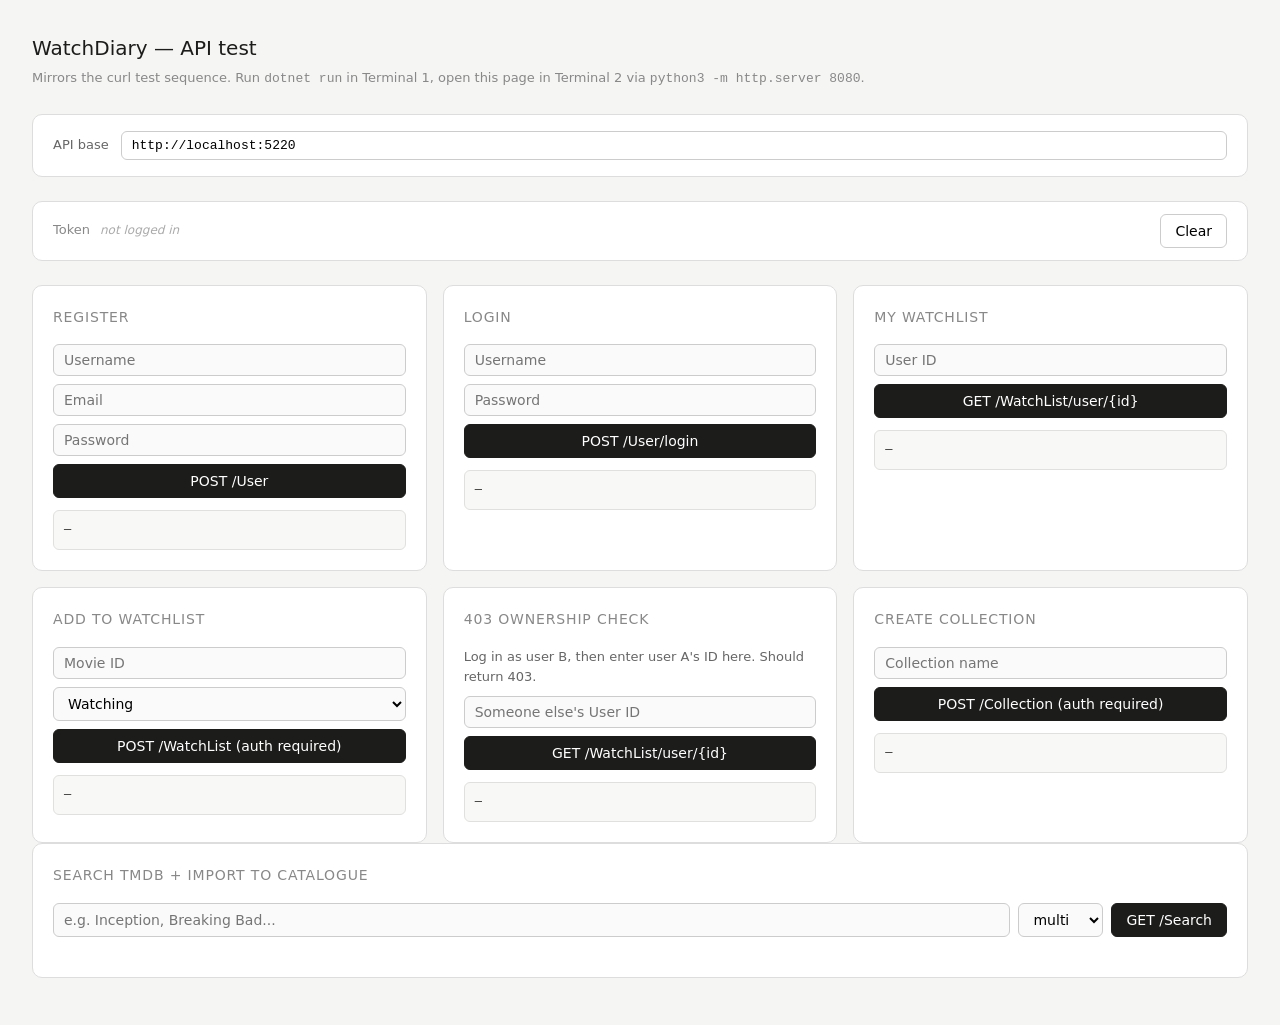
<file: public/api-test.html>
<!DOCTYPE html>
<html lang="en">
<head>
  <meta charset="UTF-8" />
  <meta name="viewport" content="width=device-width, initial-scale=1.0" />
  <title>WatchDiary — API test</title>
  <style>
    *, *::before, *::after { box-sizing: border-box; margin: 0; padding: 0; }

    body {
      font-family: system-ui, sans-serif;
      font-size: 15px;
      line-height: 1.6;
      background: #f5f5f4;
      color: #1c1c1a;
      padding: 2rem;
    }

    h1 { font-size: 20px; font-weight: 500; margin-bottom: 0.25rem; }
    h2 { font-size: 14px; font-weight: 500; text-transform: uppercase;
         letter-spacing: 0.06em; color: #888; margin-bottom: 1rem; }

    .config {
      background: #fff;
      border: 0.5px solid #ddd;
      border-radius: 10px;
      padding: 1rem 1.25rem;
      margin-bottom: 1.5rem;
      display: flex;
      align-items: center;
      gap: 12px;
    }
    .config label { font-size: 13px; color: #666; white-space: nowrap; }
    .config input { flex: 1; border: 0.5px solid #ccc; border-radius: 6px;
                    padding: 6px 10px; font-size: 13px; font-family: monospace; }

    .token-bar {
      background: #fff;
      border: 0.5px solid #ddd;
      border-radius: 10px;
      padding: 0.75rem 1.25rem;
      margin-bottom: 1.5rem;
      display: flex;
      align-items: center;
      gap: 10px;
      font-size: 13px;
    }
    .token-bar .label { color: #888; white-space: nowrap; }
    .token-bar .value {
      flex: 1;
      font-family: monospace;
      font-size: 12px;
      overflow: hidden;
      text-overflow: ellipsis;
      white-space: nowrap;
      color: #2563eb;
    }
    .token-bar .value.empty { color: #aaa; font-style: italic; font-family: system-ui; }

    .grid {
      display: grid;
      grid-template-columns: repeat(auto-fit, minmax(300px, 1fr));
      gap: 1rem;
    }

    .card {
      background: #fff;
      border: 0.5px solid #ddd;
      border-radius: 10px;
      padding: 1.25rem;
    }

    .card form { display: flex; flex-direction: column; gap: 8px; }

    .card input, .card select {
      border: 0.5px solid #ccc;
      border-radius: 6px;
      padding: 7px 10px;
      font-size: 14px;
      font-family: inherit;
      background: #fafafa;
    }
    .card input:focus, .card select:focus {
      outline: none;
      border-color: #888;
      background: #fff;
    }

    button {
      padding: 8px 14px;
      border-radius: 6px;
      border: 0.5px solid #ccc;
      background: #fff;
      font-size: 14px;
      font-family: inherit;
      cursor: pointer;
      transition: background 0.1s;
    }
    button:hover { background: #f0f0ee; }
    button:active { transform: scale(0.98); }
    button.primary {
      background: #1c1c1a;
      color: #fff;
      border-color: #1c1c1a;
    }
    button.primary:hover { background: #333; }

    .response {
      margin-top: 12px;
      font-family: monospace;
      font-size: 12px;
      line-height: 1.5;
      background: #f8f8f7;
      border: 0.5px solid #e0e0de;
      border-radius: 6px;
      padding: 10px;
      white-space: pre-wrap;
      word-break: break-all;
      color: #333;
      min-height: 40px;
    }
    .response.ok   { border-left: 3px solid #16a34a; }
    .response.err  { border-left: 3px solid #dc2626; color: #991b1b; }
    .response.warn { border-left: 3px solid #d97706; }

    .status-pill {
      display: inline-block;
      font-size: 11px;
      font-weight: 500;
      padding: 2px 8px;
      border-radius: 99px;
      margin-bottom: 8px;
    }
    .status-ok   { background: #dcfce7; color: #15803d; }
    .status-err  { background: #fee2e2; color: #b91c1c; }
    .status-warn { background: #fef3c7; color: #92400e; }

    .spacer { height: 1rem; }

    .search-section {
      background: #fff;
      border: 0.5px solid #ddd;
      border-radius: 10px;
      padding: 1.25rem;
      margin-bottom: 1rem;
    }
    .search-row {
      display: flex;
      gap: 8px;
      margin-bottom: 0;
    }
    .search-row input { flex: 1; border: 0.5px solid #ccc; border-radius: 6px;
                        padding: 7px 10px; font-size: 14px; font-family: inherit;
                        background: #fafafa; }
    .search-row input:focus { outline: none; border-color: #888; background: #fff; }
    .search-row select { border: 0.5px solid #ccc; border-radius: 6px;
                         padding: 7px 10px; font-size: 14px; font-family: inherit;
                         background: #fafafa; }

    .results-grid {
      display: grid;
      grid-template-columns: repeat(auto-fill, minmax(180px, 1fr));
      gap: 12px;
      margin-top: 1.25rem;
    }
    .result-card {
      border: 0.5px solid #ddd;
      border-radius: 8px;
      overflow: hidden;
      background: #fafafa;
      font-size: 13px;
    }
    .result-card img {
      width: 100%;
      aspect-ratio: 2/3;
      object-fit: cover;
      display: block;
      background: #e0e0de;
    }
    .result-card .no-poster {
      width: 100%;
      aspect-ratio: 2/3;
      background: #e8e8e6;
      display: flex;
      align-items: center;
      justify-content: center;
      color: #aaa;
      font-size: 12px;
    }
    .result-card .info {
      padding: 8px 10px;
    }
    .result-card .title {
      font-weight: 500;
      font-size: 13px;
      line-height: 1.3;
      margin-bottom: 2px;
      color: #1c1c1a;
    }
    .result-card .meta {
      font-size: 11px;
      color: #888;
      margin-bottom: 6px;
    }
    .result-card .import-btn {
      width: 100%;
      padding: 5px 8px;
      font-size: 12px;
      border-radius: 5px;
      border: 0.5px solid #ccc;
      background: #fff;
      cursor: pointer;
    }
    .result-card .import-btn:hover { background: #f0f0ee; }
    .result-card .import-btn.done {
      background: #dcfce7;
      border-color: #86efac;
      color: #15803d;
      cursor: default;
    }
    .result-card .import-btn.conflict {
      background: #fef3c7;
      border-color: #fcd34d;
      color: #92400e;
      cursor: default;
    }
  </style>
</head>
<body>

<h1>WatchDiary — API test</h1>
<p style="color:#888; font-size:13px; margin-bottom:1.5rem;">
  Mirrors the curl test sequence. Run <code>dotnet run</code> in Terminal 1, open this page in Terminal 2 via <code>python3 -m http.server 8080</code>.
</p>

<div class="config">
  <label>API base</label>
  <input id="apiBase" value="http://localhost:5220" />
</div>

<div class="token-bar">
  <span class="label">Token</span>
  <span class="value empty" id="tokenDisplay">not logged in</span>
  <button onclick="clearToken()">Clear</button>
</div>

<div class="grid">

  <!-- Register -->
  <div class="card">
    <h2>Register</h2>
    <form onsubmit="register(event)">
      <input id="reg-username" placeholder="Username" required />
      <input id="reg-email" placeholder="Email" type="email" required />
      <input id="reg-password" placeholder="Password" type="password" required />
      <button class="primary" type="submit">POST /User</button>
    </form>
    <div class="response" id="reg-response">—</div>
  </div>

  <!-- Login -->
  <div class="card">
    <h2>Login</h2>
    <form onsubmit="login(event)">
      <input id="login-username" placeholder="Username" required />
      <input id="login-password" placeholder="Password" type="password" required />
      <button class="primary" type="submit">POST /User/login</button>
    </form>
    <div class="response" id="login-response">—</div>
  </div>

  <!-- My watchlist -->
  <div class="card">
    <h2>My watchlist</h2>
    <form onsubmit="getWatchlist(event)">
      <input id="wl-userid" placeholder="User ID" type="number" required />
      <button class="primary" type="submit">GET /WatchList/user/{id}</button>
    </form>
    <div class="response" id="wl-get-response">—</div>
  </div>

  <!-- Add to watchlist -->
  <div class="card">
    <h2>Add to watchlist</h2>
    <form onsubmit="addToWatchlist(event)">
      <input id="wl-movieid" placeholder="Movie ID" type="number" required />
      <select id="wl-status">
        <option value="Watched">Watched</option>
        <option value="Watching" selected>Watching</option>
        <option value="Planning">Planning</option>
        <option value="OnHold">OnHold</option>
        <option value="Dropped">Dropped</option>
      </select>
      <button class="primary" type="submit">POST /WatchList (auth required)</button>
    </form>
    <div class="response" id="wl-add-response">—</div>
  </div>

  <!-- 403 check -->
  <div class="card">
    <h2>403 ownership check</h2>
    <p style="font-size:13px; color:#666; margin-bottom:8px;">
      Log in as user B, then enter user A's ID here. Should return 403.
    </p>
    <form onsubmit="checkForbidden(event)">
      <input id="forbidden-userid" placeholder="Someone else's User ID" type="number" required />
      <button class="primary" type="submit">GET /WatchList/user/{id}</button>
    </form>
    <div class="response" id="forbidden-response">—</div>
  </div>

  <!-- Create collection -->
  <div class="card">
    <h2>Create collection</h2>
    <form onsubmit="createCollection(event)">
      <input id="col-name" placeholder="Collection name" required />
      <button class="primary" type="submit">POST /Collection (auth required)</button>
    </form>
    <div class="response" id="col-response">—</div>
  </div>

</div>

<!-- Search + Import -->
<div class="search-section">
  <h2>Search TMDB + import to catalogue</h2>
  <form class="search-row" onsubmit="searchTmdb(event)">
    <input id="search-q" placeholder="e.g. Inception, Breaking Bad..." required />
    <select id="search-type">
      <option value="multi">multi</option>
      <option value="movie">movie</option>
      <option value="tv">tv</option>
    </select>
    <button class="primary" type="submit">GET /Search</button>
  </form>
  <div id="search-status" style="font-size:13px;color:#888;margin-top:10px;display:none;"></div>
  <div class="results-grid" id="search-results"></div>
</div>

<script>
  let token = null;
  const base = () => document.getElementById('apiBase').value.replace(/\/$/, '');

  function setResponse(id, status, body) {
    const el = document.getElementById(id);
    el.className = 'response ' + (status >= 200 && status < 300 ? 'ok' : status === 403 ? 'warn' : 'err');
    const pill = `<span class="status-pill ${status >= 200 && status < 300 ? 'status-ok' : status === 403 ? 'status-warn' : 'status-err'}">${status}</span>\n`;
    let text;
    try { text = JSON.stringify(JSON.parse(body), null, 2); } catch { text = body; }
    el.innerHTML = pill + escapeHtml(text);
  }

  function escapeHtml(s) {
    return s.replace(/&/g,'&amp;').replace(/</g,'&lt;').replace(/>/g,'&gt;');
  }

  function updateTokenBar() {
    const el = document.getElementById('tokenDisplay');
    if (token) {
      el.textContent = token;
      el.className = 'value';
    } else {
      el.textContent = 'not logged in';
      el.className = 'value empty';
    }
  }

  function clearToken() { token = null; updateTokenBar(); }

  async function apiFetch(method, path, body, useToken) {
    const headers = { 'Content-Type': 'application/json' };
    if (useToken && token) headers['Authorization'] = 'Bearer ' + token;
    const res = await fetch(base() + path, {
      method,
      headers,
      body: body ? JSON.stringify(body) : undefined
    });
    const text = await res.text();
    return { status: res.status, body: text };
  }

  async function register(e) {
    e.preventDefault();
    try {
      const r = await apiFetch('POST', '/User', {
        username: document.getElementById('reg-username').value,
        userEmail: document.getElementById('reg-email').value,
        userPassword: document.getElementById('reg-password').value
      });
      setResponse('reg-response', r.status, r.body);
    } catch(err) {
      setResponse('reg-response', 0, 'Network error: ' + err.message + '\n\nIs dotnet run active? Is CORS configured?');
    }
  }

  async function login(e) {
    e.preventDefault();
    try {
      const r = await apiFetch('POST', '/User/login', {
        username: document.getElementById('login-username').value,
        password: document.getElementById('login-password').value
      });
      setResponse('login-response', r.status, r.body);
      if (r.status === 200) {
        token = JSON.parse(r.body).token;
        updateTokenBar();
      }
    } catch(err) {
      setResponse('login-response', 0, 'Network error: ' + err.message);
    }
  }

  async function getWatchlist(e) {
    e.preventDefault();
    const id = document.getElementById('wl-userid').value;
    try {
      const r = await apiFetch('GET', '/WatchList/user/' + id, null, true);
      setResponse('wl-get-response', r.status, r.body);
    } catch(err) {
      setResponse('wl-get-response', 0, 'Network error: ' + err.message);
    }
  }

  async function addToWatchlist(e) {
    e.preventDefault();
    try {
      const r = await apiFetch('POST', '/WatchList', {
        movieId: parseInt(document.getElementById('wl-movieid').value),
        status: document.getElementById('wl-status').value
      }, true);
      setResponse('wl-add-response', r.status, r.body);
    } catch(err) {
      setResponse('wl-add-response', 0, 'Network error: ' + err.message);
    }
  }

  async function checkForbidden(e) {
    e.preventDefault();
    const id = document.getElementById('forbidden-userid').value;
    try {
      const r = await apiFetch('GET', '/WatchList/user/' + id, null, true);
      setResponse('forbidden-response', r.status,
        r.body || (r.status === 403 ? '(empty body — 403 Forbidden as expected)' : '(empty body)'));
    } catch(err) {
      setResponse('forbidden-response', 0, 'Network error: ' + err.message);
    }
  }

  async function createCollection(e) {
    e.preventDefault();
    try {
      const r = await apiFetch('POST', '/Collection', {
        collectionName: document.getElementById('col-name').value
      }, true);
      setResponse('col-response', r.status, r.body);
    } catch(err) {
      setResponse('col-response', 0, 'Network error: ' + err.message);
    }
  }

  async function searchTmdb(e) {
    e.preventDefault();
    const q = document.getElementById('search-q').value;
    const type = document.getElementById('search-type').value;
    const status = document.getElementById('search-status');
    const grid = document.getElementById('search-results');
    status.style.display = 'block';
    status.textContent = 'Searching...';
    grid.innerHTML = '';
    try {
      const r = await apiFetch('GET', '/Search?q=' + encodeURIComponent(q) + '&type=' + type, null, false);
      if (r.status !== 200) {
        status.textContent = 'Error ' + r.status + ': ' + r.body;
        return;
      }
      const results = JSON.parse(r.body);
      status.textContent = results.length + ' result(s)';
      results.forEach(item => {
        const card = document.createElement('div');
        card.className = 'result-card';
        const mediaType = item.mediaType || type;
        const year = item.releaseDate ? item.releaseDate.slice(0, 4) : String.fromCharCode(8212);
        const rating = item.rating ? item.rating.toFixed(1) : String.fromCharCode(8212);
        const poster = document.createElement(item.posterUrl ? 'img' : 'div');
        if (item.posterUrl) {
          poster.src = item.posterUrl;
          poster.alt = item.title || '';
          poster.loading = 'lazy';
        } else {
          poster.className = 'no-poster';
          poster.textContent = 'no poster';
        }
        card.appendChild(poster);
        const info = document.createElement('div');
        info.className = 'info';
        const titleEl = document.createElement('div');
        titleEl.className = 'title';
        titleEl.textContent = item.title || 'Untitled';
        const metaEl = document.createElement('div');
        metaEl.className = 'meta';
        metaEl.textContent = year + ' · ' + mediaType + ' · ' + rating;
        const btn = document.createElement('button');
        btn.className = 'import-btn';
        btn.textContent = 'Import';
        btn.addEventListener('click', function() {
          importMovie(item.tmdbId, mediaType, btn);
        });
        info.appendChild(titleEl);
        info.appendChild(metaEl);
        info.appendChild(btn);
        card.appendChild(info);
        grid.appendChild(card);
      });
    } catch(err) {
      status.textContent = 'Network error: ' + err.message;
    }
  }

  async function importMovie(tmdbId, mediaType, btn) {
    if (!token) { btn.textContent = 'Login first'; btn.className = 'import-btn conflict'; return; }
    btn.textContent = 'Importing...';
    btn.disabled = true;
    try {
      const r = await apiFetch('POST', '/Search/import/' + tmdbId + '?mediaType=' + mediaType, null, true);
      if (r.status === 200 || r.status === 201) {
        btn.textContent = 'Imported';
        btn.className = 'import-btn done';
      } else if (r.status === 409) {
        btn.textContent = 'Already in catalogue';
        btn.className = 'import-btn conflict';
      } else {
        btn.textContent = 'Error ' + r.status;
        btn.className = 'import-btn conflict';
        btn.disabled = false;
      }
    } catch(err) {
      btn.textContent = 'Network error';
      btn.disabled = false;
    }
  }

  async function importMovie(tmdbId, mediaType, btn) {
    if (!token) { btn.textContent = 'Login first'; btn.className = 'import-btn conflict'; return; }
    btn.textContent = 'Importing...';
    btn.disabled = true;
    try {
      const r = await apiFetch('POST', '/Search/import/' + tmdbId + '?mediaType=' + mediaType, null, true);
      if (r.status === 200 || r.status === 201) {
        btn.textContent = 'Imported';
        btn.className = 'import-btn done';
      } else if (r.status === 409) {
        btn.textContent = 'Already in catalogue';
        btn.className = 'import-btn conflict';
      } else {
        btn.textContent = 'Error ' + r.status;
        btn.className = 'import-btn conflict';
        btn.disabled = false;
      }
    } catch(err) {
      btn.textContent = 'Network error';
      btn.disabled = false;
    }
  }

</script>
</body>
</html>
</file>
